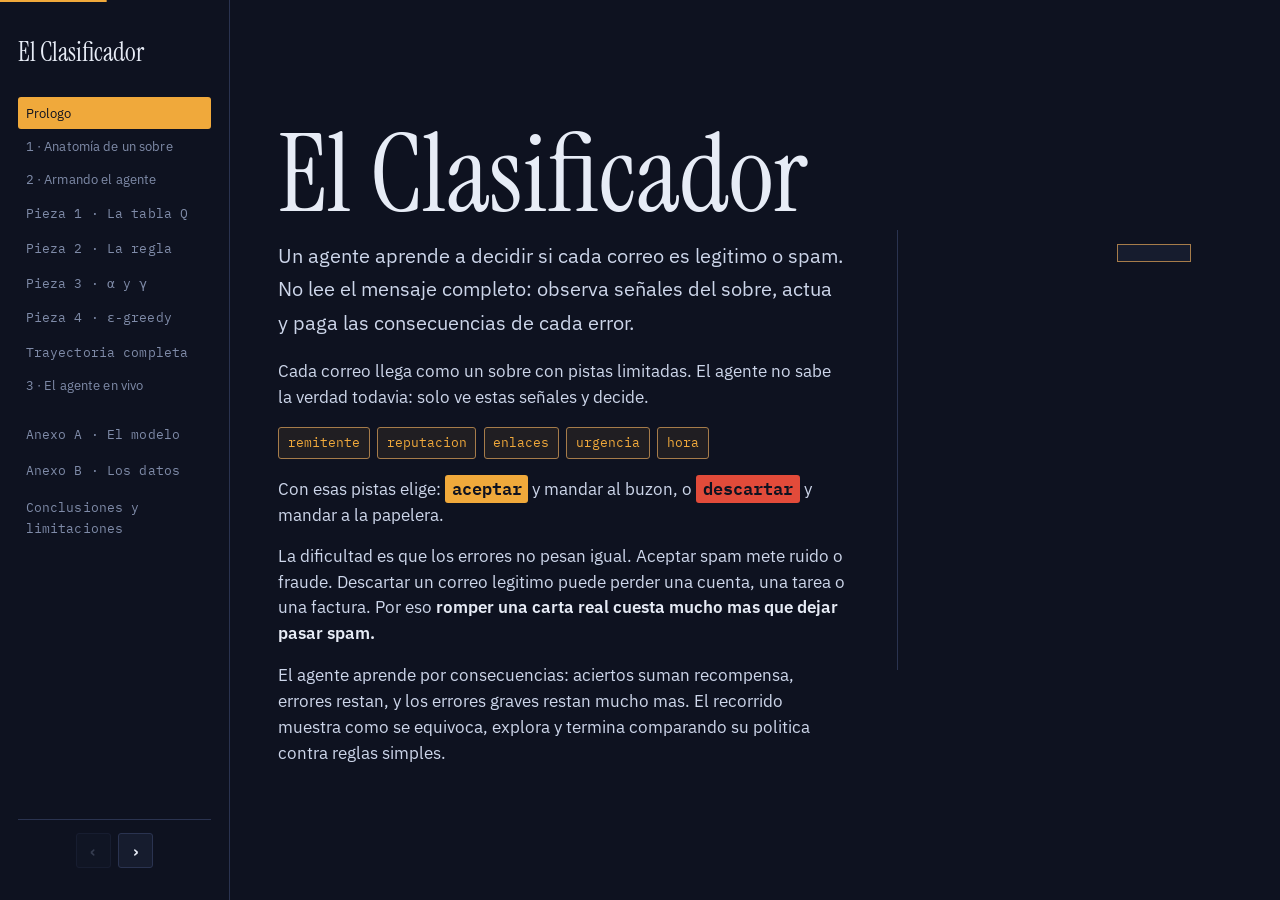
<file: index.html>
<!DOCTYPE html>
<html lang="es">
<head>
  <meta charset="UTF-8" />
  <meta name="viewport" content="width=device-width, initial-scale=1.0" />
  <title>El Clasificador: Aprendizaje por Refuerzo para el correo anomalo</title>
  <meta name="description" content="Novela grafica interactiva sobre Aprendizaje por Refuerzo aplicado a la deteccion de correo anomalo. Q-learning, en el navegador." />
  <link rel="preconnect" href="https://fonts.googleapis.com" />
  <link rel="preconnect" href="https://fonts.gstatic.com" crossorigin />
  <link href="https://fonts.googleapis.com/css2?family=IBM+Plex+Mono:ital,wght@0,400;0,500;1,400&family=IBM+Plex+Sans:ital,wght@0,400;0,500;0,600;1,400&family=Instrument+Serif:ital@0;1&display=swap" rel="stylesheet" />
  <link rel="stylesheet" href="css/tokens.css" />
  <link rel="stylesheet" href="css/style.css" />
  <link rel="stylesheet" href="css/sobre-visualizador.css" />
</head>
<body>

<div class="progreso" aria-hidden="true"></div>

<!-- Navegacion lateral -->
<nav class="nav" aria-label="Capitulos">
  <span class="nav__marca">El&nbsp;Clasificador</span>
  <div class="nav__links">
    <a href="#prologo">Prologo</a>
    <a href="#cap1">1 · Anatomía de un sobre</a>
    <a href="#cap-agente">2 · Armando el agente</a>
    <a href="#pieza-1" class="nav__sub">Pieza 1 · La tabla Q</a>
    <a href="#pieza-2" class="nav__sub">Pieza 2 · La regla</a>
    <a href="#pieza-3" class="nav__sub">Pieza 3 · α y γ</a>
    <a href="#pieza-4" class="nav__sub">Pieza 4 · ε-greedy</a>
    <a href="#trayectoria" class="nav__sub">Trayectoria completa</a>
    <a href="#cap3">3 · El agente en vivo</a>
    <a href="#anexoA" class="nav__anexo nav__anexo--primero">Anexo A · El modelo</a>
    <a href="#anexoB" class="nav__anexo">Anexo B · Los datos</a>
    <a href="#conclusion" class="nav__anexo">Conclusiones y limitaciones</a>
  </div>
  <div class="nav__controles">
    <button type="button" class="nav__flecha" data-nav-dir="prev" aria-label="Capítulo anterior">‹</button>
    <button type="button" class="nav__flecha" data-nav-dir="next" aria-label="Capítulo siguiente">›</button>
  </div>
</nav>

<main>

<!-- ===================== PROLOGO ===================== -->
<section id="prologo" class="cap cap--portada">
  <div class="portada__grid">
    <div class="portada__texto">
      <h1 class="portada__titulo">El&nbsp;Clasificador</h1>
      <p class="portada__sub">Un agente aprende a decidir si cada correo es legitimo o spam. No lee el mensaje completo: observa señales del sobre, actua y paga las consecuencias de cada error.</p>
      <div class="reveal prologo__cuerpo">
        <p>Cada correo llega como un sobre con pistas limitadas. El agente no sabe la verdad todavia: solo ve estas señales y decide.</p>
        <ul class="senales-carta" aria-label="Señales visibles del correo">
          <li>remitente</li>
          <li>reputacion</li>
          <li>enlaces</li>
          <li>urgencia</li>
          <li>hora</li>
        </ul>
        <p class="acciones-carta">Con esas pistas elige: <strong class="accion accion--aceptar">aceptar</strong> y mandar al buzon, o <strong class="accion accion--descartar">descartar</strong> y mandar a la papelera.</p>
        <p>La dificultad es que los errores no pesan igual. Aceptar spam mete ruido o fraude. Descartar un correo legitimo puede perder una cuenta, una tarea o una factura. Por eso <strong class="rojo">romper una carta real cuesta mucho mas que dejar pasar spam.</strong></p>
        <p>El agente aprende por consecuencias: aciertos suman recompensa, errores restan, y los errores graves restan mucho mas. El recorrido muestra como se equivoca, explora y termina comparando su politica contra reglas simples.</p>
      </div>
    </div>
    <div class="correo-animacion" aria-hidden="true">
      <span class="correo correo--uno" data-arq="cotidiano" data-size="86"></span>
      <span class="correo correo--dos" data-arq="nuevo" data-size="72"></span>
      <span class="correo correo--tres" data-arq="spam" data-size="96"></span>
      <span class="correo correo--cuatro" data-arq="suplantacion" data-size="78"></span>
      <span class="correo correo--cinco" data-arq="malareput" data-size="68"></span>
    </div>
  </div>
</section>

<!-- ===================== CAP 1 ===================== -->
<section id="cap1" class="cap sobre-visualizador">
  <p class="kicker">Capítulo 1</p>
  <h2>Anatomía de un sobre</h2>
  <p class="lede">Antes de hablar de agentes, hay que aprender a leer un sobre. Todo lo que el clasificador sabrá de un correo está a la vista, en cinco señales. El sobre <em>es</em> el estado.</p>

  <div class="cap1-layout reveal">
    <aside class="cap1-leyenda">
      <h3 class="cap1-titulo">Caracteristicas de las cartas</h3>
      <dl>
         <dt><span class="glifo glifo--sello"></span> Remitente</dt>
         <dd>
          <span class="leyenda-opcion"><span class="sello-demo sello-demo--relleno"></span> Relleno: ya escribió antes (<span class="mono">conocido</span>).</span>
          <span class="leyenda-opcion"><span class="sello-demo sello-demo--hueco"></span> Hueco: es la primera vez (<span class="mono">desconocido</span>).</span>
         </dd>
         <dt><span class="glifo glifo--reputacion"></span> Reputación</dt>
         <dd>
          <span class="leyenda-opcion"><span class="reput-circ reput-circ--ambar" title="buena"></span> Ámbar: buena reputación (<span class="mono">buena</span>).</span>
          <span class="leyenda-opcion"><span class="reput-circ reput-circ--gris" title="neutra"></span> Gris: reputación neutra (<span class="mono">neutra</span>).</span>
          <span class="leyenda-opcion"><span class="reput-circ reput-circ--negro" title="mala"></span> Negro: mala reputación (<span class="mono">mala</span>).</span>
         </dd>
         <dt><span class="glifo glifo--anzuelo"></span> Enlaces</dt>
         <dd>Los anzuelos en la esquina inferior derecha muestran <span class="mono">cero</span>, <span class="mono">uno</span> o <span class="mono">varios</span> enlaces.</dd>
         <dt><span class="glifo glifo--cinta"></span> Urgencia</dt>
         <dd>Una cinta roja diagonal aparece cuando el mensaje viene con urgencia <span class="mono">alta</span>. Sin cinta es urgencia <span class="mono">baja</span>.</dd>
         <dt><span class="glifo glifo--sol"></span> Hora</dt>
         <dd>Un sol marca horario <span class="mono">laboral</span>. Una luna marca <span class="mono">madrugada</span>.</dd>
       </dl>
    </aside>
    <h3 class="cap1-titulo">Ejemplos de Sobres</h3>
    <div id="cap1-controles" class="segmentado">
      <button data-arq="cotidiano" class="activo">Legítimo cotidiano</button>
      <button data-arq="nuevo">Legítimo nuevo</button>
      <button data-arq="spam">Spam burdo</button>
      <button data-arq="suplantacion">Suplantación</button>
    </div>
    <div class="cap1-visor">
      <div class="cap1-visor__grid">
        <div class="cap1-visor__principal">
          <div id="cap1-sobre" class="cap1-sobre"></div>
          <p id="cap1-desc" class="cap1-desc"></p>
        </div>
        <div class="cap1-visor__lateral">
          <div id="cap1-parametros" class="cap1-parametros" aria-live="polite"></div>
        </div>
      </div>
    </div>
  </div>

  <div class="reveal callout callout--trampa">
    <h3>Las dos trampas que rompen las reglas fáciles</h3>
    <p>Mira el <strong>legítimo nuevo</strong> y la <strong>suplantación</strong> arriba. Son las que hacen difícil el problema:</p>
    <ul>
      <li><strong>El legítimo nuevo</strong> castiga la regla obvia <span class="mono">descartar si el remitente es desconocido</span>. Esa regla rompe cartas reales de clientes nuevos.</li>
      <li><strong>La suplantación</strong> castiga la regla opuesta <span class="mono">confiar en el remitente conocido</span>. Es el phishing: llega desde una dirección que ya conoces, y lo único que lo delata son los enlaces.</li>
    </ul>
    <p>Ninguna señal, sola, alcanza. Hay que combinarlas y pesar que un error es mucho peor que el otro. Ese peso es lo que vera a continuacion.</p>
  </div>
</section>

<!-- ===================== CAP 2: Armando el agente (índice) ===================== -->
<section id="cap-agente" class="cap">
  <p class="kicker">Capítulo 2</p>
  <h2>Armando el agente</h2>
  <p class="lede">Ya tenemos los sobres, las señales y el criterio de premio y castigo. Falta el agente. No es una caja mágica: es un puñado de piezas simples, y cada concepto teórico del Aprendizaje por Refuerzo es, aquí, una de esas piezas con un trabajo concreto sobre las cartas. Elegí una pieza para empezar a armarlo.</p>

  <div class="armado">
    <article class="pieza-card">
      <span class="pieza-card__simbolo mono" aria-hidden="true">Q</span>
      <p class="pieza-card__eyebrow">Pieza 1</p>
      <h3 class="pieza-card__titulo"><a href="#pieza-1" class="pieza-card__link">La memoria: la tabla Q</a></h3>
      <p class="pieza-card__desc">La tabla Q es la memoria del agente: 72 filas, 2 columnas, guarda el valor estimado de cada acción en cada estado posible.</p>
      <span class="pieza-card__ir" aria-hidden="true">Ver pieza →</span>
    </article>

    <article class="pieza-card">
      <span class="pieza-card__simbolo mono" aria-hidden="true">Q(s,a)</span>
      <p class="pieza-card__eyebrow">Pieza 2</p>
      <h3 class="pieza-card__titulo"><a href="#pieza-2" class="pieza-card__link">Cómo aprende: la regla de actualización</a></h3>
      <p class="pieza-card__desc">La ecuación de Q-learning aplicada paso a paso: cómo se corrige Q(s,a) tras cada decisión usando la recompensa recibida.</p>
      <span class="pieza-card__ir" aria-hidden="true">Ver pieza →</span>
    </article>

    <article class="pieza-card">
      <span class="pieza-card__simbolo mono" aria-hidden="true">α·γ</span>
      <p class="pieza-card__eyebrow">Pieza 3</p>
      <h3 class="pieza-card__titulo"><a href="#pieza-3" class="pieza-card__link">Las dos perillas: α y γ</a></h3>
      <p class="pieza-card__desc">La tasa de aprendizaje α y el factor de descuento γ: los hiperparámetros que gobiernan cómo aprende el agente.</p>
      <span class="pieza-card__ir" aria-hidden="true">Ver pieza →</span>
    </article>

    <article class="pieza-card">
      <span class="pieza-card__simbolo mono" aria-hidden="true">ε</span>
      <p class="pieza-card__eyebrow">Pieza 4</p>
      <h3 class="pieza-card__titulo"><a href="#pieza-4" class="pieza-card__link">Cómo decide: la política ε-greedy</a></h3>
      <p class="pieza-card__desc">La regla que equilibra exploración y explotación: cuándo usar lo aprendido y cuándo probar algo nuevo al azar.</p>
      <span class="pieza-card__ir" aria-hidden="true">Ver pieza →</span>
    </article>

    <article class="pieza-card pieza-card--cierre">
      <p class="pieza-card__eyebrow">Cierre</p>
      <h3 class="pieza-card__titulo"><a href="#trayectoria" class="pieza-card__link">La trayectoria completa</a></h3>
      <p class="pieza-card__desc">El recorrido de ε desde 1,0 hasta 0: del tanteo inicial a la confianza final, y el dilema que resuelve esta política.</p>
      <span class="pieza-card__ir" aria-hidden="true">Ver el cierre →</span>
    </article>
  </div>
</section>

<!-- ===================== PIEZA 1 ===================== -->
<section id="pieza-1" class="cap">
  <p class="kicker">Pieza 1</p>
  <h2 style="font-family:var(--display);font-weight:400;font-size:clamp(1.4rem,2.8vw,2rem);">La memoria: la tabla <span class="mono">Q</span></h2>
  <div class="medida">
    <p><strong>La tabla Q es la memoria de nuestro agente:</strong> una cuadricula con una fila por cada estado posible y una columna por cada accion. En cada casilla guarda un numero, <span class="mono">Q(s, a)</span>, que estima cuanto vale, a la larga, tomar esa accion en ese estado.</p>
    <p><strong>La tabla tiene tres columnas:</strong></p>
    <dl class="tabla-q-leyenda">
      <div><dt><span class="mono">estado s</span></dt><dd>Cada situacion distinta que el agente puede encontrar.</dd></div>
      <div><dt><span class="mono">Q(s, aceptar)</span></dt><dd>El valor que el agente estima para la accion <em>aceptar</em> en ese estado.</dd></div>
      <div><dt><span class="mono">Q(s, descartar)</span></dt><dd>El valor que estima para la accion <em>descartar</em> en ese estado.</dd></div>
    </dl>
    <p><strong>Cada fila de la tabla representa una de las posibles cartas del problema.</strong> En total existen 72 cartas, una por cada tipo de sobre, por lo que los estados se indexan desde <span class="mono"><span class="var-s">s</span> = 0</span> hasta <span class="mono"><span class="var-s">s</span> = 71</span>. Cuando llega un sobre, el agente analiza sus atributos y determina a que estado <span class="mono var-s">s</span> corresponde dentro de la tabla. Si dos sobres poseen exactamente las mismas caracteristicas, ambos se asocian al mismo estado.</p>
    <p>Al inicio del entrenamiento, la tabla ya contiene los 72 estados definidos. Sin embargo, <strong>los valores de las acciones <span class="mono">Q(s, aceptar)</span> y <span class="mono">Q(s, descartar)</span> se inicializan en <span class="mono">0</span>, ya que el agente aun no ha aprendido cual decision es la mas conveniente para cada caso.</strong> Para ilustrar este funcionamiento, consideremos el siguiente ejemplo de una carta.</p>
    <div class="agente-piezas">
      <div class="agente-piezas__col">
        <h4 class="pieza-sub">Carta de ejemplo</h4>
        <div id="agente-sobre" class="cap1-sobre"></div>
        <div id="agente-parametros" class="cap1-parametros" aria-label="Valores de la carta de ejemplo"></div>
      </div>
      <div class="agente-piezas__col">
        <h4 class="pieza-sub">Tabla Q</h4>
        <table class="matriz matriz--q">
          <thead>
            <tr><th>estado <span class="mono">s</span></th><th><span class="mono">Q(s, aceptar)</span></th><th><span class="mono">Q(s, descartar)</span></th></tr>
          </thead>
          <tbody>
            <tr><th style="color:var(--papel);">s = 0</th><td>0.00</td><td>0.00</td></tr>
            <tr><th>s = 1</th><td>0.00</td><td>0.00</td></tr>
            <tr class="fila-elipsis"><th>⋮</th><td>⋮</td><td>⋮</td></tr>
            <tr class="fila-foco"><th>s = 41</th><td>0.00</td><td>0.00</td></tr>
            <tr class="fila-elipsis"><th>⋮</th><td>⋮</td><td>⋮</td></tr>
            <tr><th style="color:var(--papel);">s = 71</th><td>0.00</td><td>0.00</td></tr>
          </tbody>
        </table>
        <dl class="tabla-q-leyenda">
          <div><dt><span class="mono">estado s</span></dt><dd>El sobre codificado: cada una de las 72 combinaciones de señales. La fila resaltada es nuestra carta.</dd></div>
          <div><dt><span class="mono">Q(s, aceptar)</span></dt><dd>Lo que el agente estima que vale <em>aceptar</em> ese sobre.</dd></div>
          <div><dt><span class="mono">Q(s, descartar)</span></dt><dd>Lo que estima que vale <em>descartarlo</em>.</dd></div>
        </dl>
      </div>
    </div>
  </div>
  <nav style="margin-top:2rem;display:flex;justify-content:space-between;font-family:var(--datos);font-size:.85rem;">
    <a href="#cap-agente" style="border:0;color:var(--lacre);">← Volver al indice</a>
    <a href="#pieza-2" style="border:0;color:var(--lacre);">Pieza 2 →</a>
  </nav>
</section>

<!-- ===================== PIEZA 2 ===================== -->
<section id="pieza-2" class="cap">
  <p class="kicker">Pieza 2</p>
  <h2 style="font-family:var(--display);font-weight:400;font-size:clamp(1.4rem,2.8vw,2rem);">Como aprende: la regla de actualizacion</h2>
  <div class="medida">
    <p>Despues de cada eleccion, el agente recibe feedback. Con el, una funcion redefine el valor <span class="mono">Q(s, a)</span> para la proxima vez que aparezca ese caso. La funcion para redefinir este valor es la regla de Q-learning <a href="#ref1" class="cita">[1]</a><a href="#ref2" class="cita">[2]</a>:</p>
    <p class="ecuacion mono">Q(s,a) ← Q(s,a) + α · [ r + γ · max<sub>a′</sub> Q(s′,a′) − Q(s,a) ]</p>
    <p><strong>Elementos:</strong></p>
    <dl class="tabla-q-leyenda">
      <div><dt><span class="mono">Q(s, a)</span></dt><dd>El valor actual de la casilla: lo que hoy estima el agente para esa accion en ese estado.</dd></div>
      <div><dt><span class="mono var-r">r</span></dt><dd>La recompensa que acaba de recibir tras actuar.</dd></div>
      <div><dt><span class="mono">α</span></dt><dd>La tasa de aprendizaje: cuanto corrige de golpe en cada paso.</dd></div>
      <div><dt><span class="mono">γ</span></dt><dd>El factor de descuento: cuanto pesa lo que pueda venir despues.</dd></div>
      <div><dt><span class="mono">max<sub>a′</sub> Q(s′, a′)</span></dt><dd>El mejor valor alcanzable desde el estado siguiente <span class="mono">s′</span>.</dd></div>
    </dl>
    <p>El termino entre corchetes es el <strong>error de prediccion</strong>: la diferencia entre lo que el agente esperaba (<span class="mono">Q(s,a)</span>) y lo que observa al actuar (<span class="mono var-r">r</span> mas la mejor recompensa futura estimada). Si es positivo, la accion salio mejor de lo previsto y su valor sube. Si es negativo, baja. A diferencia del aprendizaje supervisado, no hay un profesor que indique la decision correcta: solo este error, que ajusta la tabla <span class="mono">Q</span> paso a paso.</p>

    <p>Veamoslo en accion con la carta de la Pieza 1. La recompensa <span class="mono var-r">r</span> sale de la <strong>matriz de confusion</strong>, que cruza la accion del agente con la clasificacion real del sobre:</p>

    <div class="agente-piezas">
      <div class="agente-piezas__col">
        <h4 class="pieza-sub">Carta de ejemplo</h4>
        <div id="agente-sobre-p2" class="cap1-sobre"></div>
      </div>
      <div class="agente-piezas__col">
        <h4 class="pieza-sub">El agente <strong style="font-size:1.15rem;color:var(--lacre);font-weight:700;">ACEPTO</strong> la carta. ¿Que recompensa recibe?</h4>
        <table class="matriz">
          <thead><tr><th></th><th>El sobre era <strong>legitimo</strong></th><th>El sobre era <strong>spam</strong></th></tr></thead>
          <tbody>
            <tr><th>aceptar</th><td class="bien" style="background:rgba(79,179,154,.2);font-weight:700;">+5 <span class="cel-nota">acierto ←</span></td><td class="regular">−2 <span class="cel-nota">molestia</span></td></tr>
            <tr><th>descartar</th><td class="mal">−20 <span class="cel-nota">carta rota</span></td><td class="bien">+3 <span class="cel-nota">acierto</span></td></tr>
          </tbody>
        </table>
        <p style="font-size:.88rem;color:var(--penumbra);">El agente <strong>acepto</strong> y la carta era <strong>legitima</strong>. La celda resaltada es el acierto: <span class="mono" style="color:var(--sano);">r = +5</span>.</p>
      </div>
    </div>

    <div class="calculo__bloque" style="margin-top:2rem;">
      <h4 class="pieza-sub">Reemplazando en la funcion de actualizacion</h4>
      <p>La carta <span class="mono">s = 41</span> fue aceptada y era legitima. Estos son los valores para la ecuacion:</p>
      <table class="matriz" style="max-width:100%;margin:.4rem 0;">
        <thead><tr><th style="font-size:1rem;">Variable</th><th style="font-size:1rem;">Valor</th><th style="font-size:1rem;text-align:left;">Significado</th></tr></thead>
        <tbody>
          <tr><th class="mono" style="padding:.3rem .5rem;font-size:1rem;">Q(s, a)</th><td class="mono" style="padding:.3rem .5rem;font-size:1rem;">0.00</td><td style="padding:.3rem .5rem;font-size:1rem;text-align:left;">Valor anterior de <span class="mono">Q(41, aceptar)</span></td></tr>
          <tr><th class="mono" style="padding:.3rem .5rem;font-size:1rem;">α</th><td class="mono" style="padding:.3rem .5rem;font-size:1rem;">0.1</td><td style="padding:.3rem .5rem;font-size:1rem;text-align:left;">Tasa de aprendizaje</td></tr>
          <tr><th class="mono" style="padding:.3rem .5rem;font-size:1rem;">r</th><td class="mono" style="padding:.3rem .5rem;font-size:1rem;color:var(--sano);">+5</td><td style="padding:.3rem .5rem;font-size:1rem;text-align:left;">Recompensa por acertar (legitimo + aceptar)</td></tr>
          <tr><th class="mono" style="padding:.3rem .5rem;font-size:1rem;">γ</th><td class="mono" style="padding:.3rem .5rem;font-size:1rem;">0.9</td><td style="padding:.3rem .5rem;font-size:1rem;text-align:left;">Factor de descuento</td></tr>
          <tr><th class="mono" style="padding:.3rem .5rem;font-size:1rem;">max Q(s′, a′)</th><td class="mono" style="padding:.3rem .5rem;font-size:1rem;">0.00</td><td style="padding:.3rem .5rem;font-size:1rem;text-align:left;">Mejor valor del estado siguiente</td></tr>
        </tbody>
      </table>

      <h4 class="pieza-sub" style="color:var(--lacre);margin-top:1.6rem;">Remplazo en la formula</h4>
      <p class="mono" style="font-size:.95rem;margin:.2rem 0;">Q(41, aceptar) = 0.00 + 0.1 · [ 5 + 0.9 · 0.00 − 0.00 ]</p>
      <p class="mono" style="font-size:.95rem;margin:.2rem 0;">Q(41, aceptar) = 0.1 · 5</p>
      <p class="mono" style="font-size:.95rem;margin:.2rem 0;">Q(41, aceptar) = <strong style="color:var(--sano);">0.50</strong></p>

      <h4 class="pieza-sub" style="color:var(--lacre);margin-top:1.4rem;">Interpretacion de resultados</h4>
      <p style="font-size:.9rem;color:var(--penumbra);"><span class="mono">Q(41, aceptar) = 0.50</span> significa que, tras esta experiencia, el agente valora <em>aceptar</em> ese sobre en <span class="mono">0.50</span>. Es una preferencia temprana: aún no ha visto suficientes casos como para estar seguro, pero ya aprendió que aceptar esta combinación de señales no le fue mal. Con más repeticiones, ese número se asentará en un valor firme que reflejará si realmente conviene o no aceptar.</p>
    </div>

    <div class="calculo__bloque" style="margin-top:0;">
      <h4 class="pieza-sub" style="color:var(--lacre);text-shadow:0 0 8px rgba(240,169,59,.5);">La tabla Q, un paso despues</h4>
      <p>La celda <span class="mono">Q(41, aceptar)</span> ya no es cero:</p>
      <div style="max-width:30rem;">
        <table class="matriz matriz--q">
          <thead>
            <tr><th>estado <span class="mono">s</span></th><th><span class="mono">Q(s, aceptar)</span></th><th><span class="mono">Q(s, descartar)</span></th></tr>
          </thead>
          <tbody>
            <tr><th style="color:var(--papel);">s = 0</th><td>0.00</td><td>0.00</td></tr>
            <tr><th>s = 1</th><td>0.00</td><td>0.00</td></tr>
            <tr class="fila-elipsis"><th>⋮</th><td>⋮</td><td>⋮</td></tr>
            <tr class="fila-foco"><th>s = 41</th><td style="color:var(--sano);font-weight:700;">0.50</td><td>0.00</td></tr>
            <tr class="fila-elipsis"><th>⋮</th><td>⋮</td><td>⋮</td></tr>
            <tr><th style="color:var(--papel);">s = 71</th><td>0.00</td><td>0.00</td></tr>
          </tbody>
        </table>
      </div>
    </div>
  </div>
  <nav style="margin-top:2rem;display:flex;justify-content:space-between;font-family:var(--datos);font-size:.85rem;">
    <a href="#pieza-1" style="border:0;color:var(--lacre);">← Pieza 1</a>
    <a href="#cap-agente" style="border:0;color:var(--lacre);">← Índice</a>
    <a href="#pieza-3" style="border:0;color:var(--lacre);">Pieza 3 →</a>
  </nav>
</section>

<!-- ===================== PIEZA 3 ===================== -->
<section id="pieza-3" class="cap">
  <p class="kicker">Pieza 3</p>
  <h2 style="font-family:var(--display);font-weight:400;font-size:clamp(1.4rem,2.8vw,2rem);">Las dos perillas: <span class="mono">α</span> y <span class="mono">γ</span></h2>
  <div class="medida">
    <p>La regla trae dos números que fijamos nosotros y gobiernan <em>cómo</em> aprende.</p>
    <div class="conceptos">
      <div class="concepto"><span class="concepto__k">Tasa de aprendizaje <span class="mono">α = 0.1</span></span><p>Cuánto corrige de golpe tras cada carta. Baja (<span class="mono">0.1</span>) significa que confía poco en una sola experiencia y promedia muchas: así un spam raro que <em>parecía</em> legítimo no borra de un plumazo todo lo aprendido.</p></div>
      <div class="concepto"><span class="concepto__k">Factor de descuento <span class="mono">γ = 0.9</span></span><p>Cuánto le importa lo que venga después, no solo el premio inmediato. En la sala de correo cada sobre se juzga casi por sí mismo, pero <span class="mono">γ</span> mantiene al agente atento a que sus decisiones de hoy moldean el flujo de mañana.</p></div>
    </div>

    <h4 class="pieza-sub" style="margin-top:2.6rem;">La misma carta, tres α distintos</h4>
    <p class="lista-perillas__intro">Retomemos la carta <span class="mono">s = 41</span> de la Pieza 2:</p>
    <ul class="lista-perillas">
      <li>El agente <strong>aceptó</strong> la carta y esta era <strong>legítima</strong>, así que <span class="mono">r = +5</span>.</li>
      <li>Al ser la primera visita a este estado, <span class="mono">Q(s,a) = 0,00</span>.</li>
    </ul>
    <p class="lista-perillas__cierre">En este ejemplo solo cambia <span class="mono">α</span>. La actualización es siempre la misma: <strong><span class="mono">Q = 0 + α · 5</span></strong>. Lo único que varía es la magnitud del ajuste que recibe la tabla:</p>

    <div class="scn-eje">
      <span>Corrige poco</span>
      <span class="eje-raya"></span>
      <span>Corrige mucho</span>
    </div>
    <div class="scn-wrap">
      <div class="scn scn--greedy">
        <div class="scn-head"><span class="scn-eps">α = 0,02</span></div>
        <p class="scn-body">Casi no corrige. Cada carta pesa casi nada en la tabla: hacen falta decenas de repeticiones para que un patrón se note. Estable, pero aprende muy despacio.</p>
        <div class="scn-cuando"><span class="cuando-k">Tras este acierto:</span> <span class="cuando-v mono">Q(41,aceptar) = 0,10</span></div>
      </div>
      <div class="scn scn--mixed">
        <div class="scn-head"><span class="scn-eps">α = 0,1</span></div>
        <p class="scn-body">El equilibrio elegido para este agente. Corrige lo suficiente para aprender rápido, sin que una carta atípica voltee de un plumazo lo acumulado.</p>
        <div class="scn-cuando"><span class="cuando-k">Tras este acierto:</span> <span class="cuando-v mono">Q(41,aceptar) = 0,50</span></div>
      </div>
      <div class="scn scn--explore">
        <div class="scn-head"><span class="scn-eps">α = 0,9</span></div>
        <p class="scn-body">Corrige casi todo de una vez. Una sola carta atípica puede borrar en un paso lo que costó cien cartas aprender.</p>
        <div class="scn-cuando"><span class="cuando-k">Tras este acierto:</span> <span class="cuando-v mono">Q(41,aceptar) = 4,50</span></div>
      </div>
    </div>

    <h4 class="pieza-sub" style="margin-top:2.6rem;">Cuánto pesa hoy una recompensa futura</h4>
    <p class="lista-perillas__intro">El factor <span class="mono var-g">γ</span> responde a una pregunta distinta a la de <span class="mono">α</span>: no cuánto corregir, sino cuánto vale <em>hoy</em> una recompensa que llegará más adelante.</p>
    <ul class="lista-perillas">
      <li>En la Pieza 2, <span class="mono var-g">γ</span> no cambió nada: al ser la primera visita, todavía no había ningún valor futuro aprendido (<span class="mono">max Q(s′,·) = 0</span>), así que no había nada que descontar.</li>
      <li>Su efecto real aparece cuando el agente sí conoce el valor de estados futuros y debe decidir cuánto confiar hoy en ellos.</li>
      <li>La regla es simple: una recompensa que llegará dentro de <span class="mono">n</span> sobres vale hoy solo <span class="mono"><span class="var-g">γ</span>ⁿ</span>. Cuanto más lejos está, menos pesa.</li>
    </ul>
    <p class="ecuacion mono">Q(s,a) ← Q(s,a) + α · [ r + <strong class="var-g">γ</strong> · max<sub>a′</sub> Q(s′,a′) − Q(s,a) ]</p>
    <p class="lista-perillas__cierre">Dentro de la fórmula, <span class="mono var-g">γ</span> multiplica siempre al mejor valor futuro estimado. En esta carta ese producto es <span class="mono"><span class="var-g">γ</span> · 0 = 0</span>: por eso no se nota. Si el estado siguiente ya valiera <span class="mono">max Q(s′,a′) = 5</span>, con <span class="mono"><span class="var-g">γ</span> = 0,9</span> el agente sumaría <span class="mono">4,5</span> a la recompensa inmediata. Con <span class="mono"><span class="var-g">γ</span> = 0,1</span>, solo <span class="mono">0,5</span>. Así se ve esa diferencia mirando <span class="mono">n</span> sobres hacia adelante:</p>

    <div class="decae">
      <div class="decae__barra"><span class="decae__v">0,90</span><span class="decae__vara" style="--h:90%"></span><span class="decae__n">n=1</span></div>
      <div class="decae__barra"><span class="decae__v">0,81</span><span class="decae__vara" style="--h:81%"></span><span class="decae__n">n=2</span></div>
      <div class="decae__barra"><span class="decae__v">0,73</span><span class="decae__vara" style="--h:73%"></span><span class="decae__n">n=3</span></div>
      <div class="decae__barra"><span class="decae__v">0,59</span><span class="decae__vara" style="--h:59%"></span><span class="decae__n">n=5</span></div>
      <div class="decae__barra"><span class="decae__v">0,48</span><span class="decae__vara" style="--h:48%"></span><span class="decae__n">n=7</span></div>
      <div class="decae__barra"><span class="decae__v">0,35</span><span class="decae__vara" style="--h:35%"></span><span class="decae__n">n=10</span></div>
    </div>
    <p class="decae__nota">Con <span class="mono"><span class="var-g">γ</span> = 0,9</span>, una recompensa a diez sobres de distancia todavía pesa más de un tercio (<span class="mono">0,35</span>). Si <span class="mono var-g">γ</span> fuera <span class="mono">0,5</span>, esa misma distancia pesaría apenas <span class="mono">0,001</span>: el agente casi no miraría más allá del sobre siguiente.</p>
  </div>
  <nav style="margin-top:2rem;display:flex;justify-content:space-between;font-family:var(--datos);font-size:.85rem;">
    <a href="#pieza-2" style="border:0;color:var(--lacre);">← Pieza 2</a>
    <a href="#cap-agente" style="border:0;color:var(--lacre);">← Índice</a>
    <a href="#pieza-4" style="border:0;color:var(--lacre);">Pieza 4 →</a>
  </nav>
</section>

<!-- ===================== PIEZA 4 ===================== -->
<section id="pieza-4" class="cap">
  <p class="kicker">Pieza 4</p>
  <h2 style="font-family:var(--display);font-weight:400;font-size:clamp(1.4rem,2.8vw,2rem);">Como decide: la politica <span class="mono">ε</span>-greedy</h2>
  <div class="medida">
    <p>Disponer de la tabla <span class="mono">Q</span> no es suficiente. El agente también necesita un criterio para decidir cómo utilizar la información aprendida. Para ello se emplea la política <span class="mono">ε</span>-greedy <a href="#ref1" class="cita">[1]</a>, cuya función es determinar, en cada decisión, si el agente debe <strong>explotar</strong> el conocimiento adquirido o <strong>explorar</strong> alternativas que podrían resultar más beneficiosas.</p>
    <p>El parámetro <span class="mono">ε</span> define la probabilidad de exploración. Por ejemplo, con <span class="mono">ε = 0,3</span>, el agente explora en el 30 % de las decisiones y explota el conocimiento disponible en el 70 % restante. En cada sobre recibido se genera un valor aleatorio. Si este se encuentra dentro del intervalo definido por <span class="mono">ε</span>, el agente ignora temporalmente la tabla <span class="mono">Q</span> y selecciona de forma aleatoria entre las acciones <strong>aceptar</strong> y <strong>descartar</strong>. En caso contrario, consulta la tabla y elige la acción con el mayor valor <span class="mono">Q</span>, es decir, aquella que, según la experiencia acumulada, ofrece el mejor resultado esperado.</p>
    <div class="scn-eje">
      <span>Nunca explora</span>
      <span class="eje-raya"></span>
      <span>Siempre explora</span>
    </div>

    <div class="scn-wrap">
      <div class="scn scn--greedy">
        <div class="scn-head">
          <span class="scn-eps">ε = 0</span>
        </div>
        <p class="scn-body">El agente siempre elige la acción de mayor <span class="mono">Q</span>. Nunca explora. Si la tabla tiene ceros, siempre gana la primera opción, no porque sea mejor. Queda atrapado y nunca descubre caminos superiores.</p>
        <div class="scn-cuando"><span class="cuando-k">¿Cuando se usa?</span> <span class="cuando-v">cuando la política ya es de confianza.</span></div>
      </div>

      <div class="scn scn--mixed">
        <div class="scn-head">
          <span class="scn-eps">ε = 0,3</span>
        </div>
        <p class="scn-body">El <span class="mono">70 %</span> de las veces elige la mejor acción según <span class="mono">Q</span>, el <span class="mono">30 %</span> restante prueba al azar, suficiente para corregirse si <span class="mono">Q</span> está equivocado, sin renunciar a lo aprendido.</p>
        <div class="scn-cuando"><span class="cuando-k">¿Cuando se usa?</span> <span class="cuando-v">durante la mayor parte del entrenamiento.</span></div>
      </div>

      <div class="scn scn--explore">
        <div class="scn-head">
          <span class="scn-eps">ε = 1</span>
        </div>
        <p class="scn-body">Ignora la tabla <span class="mono">Q</span> y elige al azar: cada sobre tiene <span class="mono">50 %</span> de ir al buzón y <span class="mono">50 %</span> a la papelera. Es el punto de partida obligado, ya que con una tabla de ceros no hay nada que explotar.</p>
        <div class="scn-cuando"><span class="cuando-k">¿Cuando se usa?</span> <span class="cuando-v">al inicio del entrenamiento.</span></div>
      </div>
    </div>
  </div>
  <nav style="margin-top:2rem;display:flex;justify-content:space-between;font-family:var(--datos);font-size:.85rem;">
    <a href="#pieza-3" style="border:0;color:var(--lacre);">← Pieza 3</a>
    <a href="#cap-agente" style="border:0;color:var(--lacre);">← Índice</a>
    <a href="#trayectoria" style="border:0;color:var(--lacre);">Trayectoria →</a>
  </nav>
</section>

<!-- ===================== TRAYECTORIA COMPLETA ===================== -->
<section id="trayectoria" class="cap">
  <p class="kicker">Cierre</p>
  <h2 style="font-family:var(--display);font-weight:400;font-size:clamp(1.4rem,2.8vw,2rem);">La trayectoria completa</h2>
  <div class="medida">
    <p style="margin:0 0 1.4rem;color:var(--penumbra);font-size:.95rem;">Las piezas anteriores describen por separado cada parte del mismo mecanismo: qué es un estado y cómo se organiza en la tabla (Pieza 1), cómo una recompensa corrige esa tabla (Pieza 2), cuánto pesan el presente y el futuro en esa corrección (Pieza 3), y cuándo conviene confiar en lo aprendido o probar algo distinto (Pieza 4). Ninguna de esas piezas actúa por su cuenta: juntas son, sobre y sobre, el mecanismo completo con el que el agente aprende.</p>
    <p style="margin:0 0 1.4rem;color:var(--penumbra);font-size:.95rem;">A lo largo de miles de episodios, ese mecanismo es lo que entrena al agente: la tabla <span class="mono">Q</span> pasa de estar en ceros a reflejar qué acción conviene en cada estado, mientras <span class="mono">ε</span> acompaña esa transición dejando que el agente pase, poco a poco, de decidir al azar a decidir por experiencia.</p>
    <div class="calculo__coda" style="margin-top:0;">
      <div style="display:flex;align-items:center;gap:14px;font-family:var(--datos);font-size:.85rem;flex-wrap:wrap;margin-bottom:1.4rem;">
        <span style="padding:8px 18px;border-radius:var(--radio);border:1px solid var(--lacre-tenue);color:var(--lacre);">ε ≈ 1,0 → tantear</span>
        <span style="color:var(--penumbra);font-size:1.1rem;">→</span>
        <span style="padding:8px 18px;border-radius:var(--radio);border:1px solid var(--marco);color:var(--penumbra);">ε decrece</span>
        <span style="color:var(--penumbra);font-size:1.1rem;">→</span>
        <span style="padding:8px 18px;border-radius:var(--radio);border:1px solid var(--sano);color:var(--sano);">ε ≈ 0 → confiar</span>
      </div>
      <p style="margin:0;color:var(--penumbra);font-size:.95rem;">Al principio <strong style="font-style:italic;color:var(--papel);font-size:1.05em;">ε = 1,0</strong>: el agente solo tantea, porque una tabla de ceros no tiene nada que explotar. Con el entrenamiento, <strong style="font-style:italic;color:var(--papel);font-size:1.05em;">ε</strong> baja hasta casi cero y el agente pasa de tantear a confiar. Sin exploración no se descubre nada nuevo; sin explotación lo aprendido nunca se aprovecha. Ese es el dilema que resuelve esta política.</p>
    </div>
  </div>
  <nav style="margin-top:2rem;display:flex;justify-content:space-between;font-family:var(--datos);font-size:.85rem;">
    <a href="#pieza-4" style="border:0;color:var(--lacre);">← Pieza 4</a>
    <a href="#cap-agente" style="border:0;color:var(--lacre);">← Índice</a>
    <a href="#cap3" style="border:0;color:var(--lacre);">Capítulo 3 →</a>
  </nav>
</section>

<!-- ===================== CAPITULO 3 ===================== -->
<section id="cap3" class="cap">
  <p class="kicker">Capítulo 3</p>
  <h2>El agente, entrenando en vivo</h2>
  <p class="lede">Todo lo descrito en el Capítulo 2 ocurre ahora frente a tus ojos: cada sobre dispara una decisión, una recompensa y una corrección de la tabla <span class="mono">Q</span>, mientras <span class="mono">ε</span> va cediendo terreno de explorar a explotar.</p>

  <div class="medida">
    <div class="sim">
      <div class="sim__panel sim__panel--sobre">
        <h4 class="pieza-sub">Sobre actual</h4>
        <div id="sim-sobre" class="cap1-sobre"></div>
        <div class="sim__accion">
          <span id="sim-etiqueta" class="etq"></span>
          <span id="sim-modo" class="sim__modo"></span>
          <span id="sim-accion-txt" class="sim__accion-txt"></span>
          <span id="sim-reward" class="sim__reward mono"></span>
        </div>
      </div>

      <div class="sim__panel sim__panel--stats">
        <h4 class="pieza-sub">Estado del entrenamiento</h4>
        <dl class="sim__stats">
          <div><dt>Episodio</dt><dd class="mono" id="sim-episodio">0 / 5000</dd></div>
          <div><dt>Sobre</dt><dd class="mono" id="sim-paso">0 / 50</dd></div>
          <div><dt><span class="mono">ε</span> (epsilon)</dt><dd class="mono" id="sim-epsilon">1.000</dd></div>
          <div><dt>Recompensa (episodio)</dt><dd class="mono" id="sim-reward-ep">0</dd></div>
          <div><dt>Media móvil (20 ep.)</dt><dd class="mono" id="sim-reward-media">N/D</dd></div>
        </dl>
        <div class="sim__gauge" aria-hidden="true"><span id="sim-epsilon-barra" class="sim__gauge-fill"></span></div>
        <div class="sim__gauge-etq" aria-hidden="true"><span>Explotar</span><span>Explorar</span></div>
      </div>
    </div>

    <div class="sim__qwrap">
      <h4 class="pieza-sub">La tabla <span class="mono">Q</span> completa (72 estados), actualizándose en vivo</h4>
      <div class="sim__qscroll">
        <table class="matriz matriz--q" id="sim-tabla-q">
          <thead>
            <tr><th>estado <span class="mono">s</span></th><th><span class="mono">Q(s, aceptar)</span></th><th><span class="mono">Q(s, descartar)</span></th></tr>
          </thead>
          <tbody id="sim-tabla-q-body"><!-- las 72 filas se generan en simulacion.js --></tbody>
        </table>
      </div>
      <p class="cel-nota" style="margin-top:.6rem;">Cada fila solo se corrige cuando ese estado aparece. La fila resaltada sigue al sobre que se está procesando en este instante; <span class="mono">s = 41</span> queda marcada de forma permanente porque es nuestro ejemplo de las Piezas 2 y 3.</p>
    </div>

    <div class="sim__chartwrap">
      <h4 class="pieza-sub">Recompensa total por episodio</h4>
      <svg id="sim-grafico" class="sim__grafico" viewBox="0 0 600 160" preserveAspectRatio="none" role="img" aria-label="Recompensa por episodio a lo largo del entrenamiento"></svg>
    </div>

    <div class="sim__controles">
      <button type="button" id="sim-play" class="sim__play">Reproducir</button>
      <div class="segmentado" id="sim-velocidad">
        <button type="button" data-v="1" class="activo">×1</button>
        <button type="button" data-v="10">×10</button>
        <button type="button" data-v="50">×50</button>
        <button type="button" data-v="250">×250</button>
      </div>
      <button type="button" id="sim-final" class="sim__secundario">Saltar al final</button>
      <button type="button" id="sim-reset" class="sim__secundario">Reiniciar</button>
    </div>
    <div class="sim__progreso" aria-hidden="true"><span id="sim-progreso-fill" class="sim__progreso-fill"></span></div>
  </div>

  <nav style="margin-top:2rem;display:flex;justify-content:space-between;font-family:var(--datos);font-size:.85rem;">
    <a href="#cap-agente" style="border:0;color:var(--lacre);">← Capítulo 2</a>
    <a href="#anexoA" style="border:0;color:var(--lacre);">Anexo A →</a>
  </nav>
</section>

<!-- ===================== ANEXO A ===================== -->
<section id="anexoA" class="cap cap--anexo">
  <p class="kicker">Anexo A · documentacion tecnica</p>
  <h2>El modelo</h2>
  <div class="medida anexo-cuerpo">
    <h3>¿Por que esto es deteccion de anomalias?</h3>
    <p>La deteccion de anomalias identifica eventos poco frecuentes que se desvian de un patron esperado, mayormente «normal» <a href="#ref3" class="cita">[3]</a>. El correo anomalo de este trabajo encaja ahi: spam y suplantacion son minoria (30 % y 10 % del trafico, ver Anexo B) frente al correo legitimo, y se definen precisamente por desviarse de las señales tipicas de un remitente de confianza, como contacto nuevo o reputacion en caida, urgencia inusual, enlaces sin patron previo, horario atipico. La suplantacion es el caso limite: no es una categoria aparte con reglas propias, es la <em>cola</em> de la distribucion, camuflada dentro de lo que parece normal (buena reputacion, remitente conocido). Detectarla exige aprender la combinacion de señales, no una sola regla. Es exactamente lo que el agente hace.</p>

    <h3>El proceso de decision (MDP)</h3>
    <p>Modelamos la sala como una tupla <span class="mono">(S, A, R, T, γ)</span> <a href="#ref1" class="cita">[1]</a>:</p>
    <ul>
      <li><span class="mono">S</span> es el estado: <span class="mono">(remitente, reputacion, enlaces, urgencia, hora)</span>. Cardinalidades <span class="mono">2 × 3 × 3 × 2 × 2 = 72</span>.</li>
      <li><span class="mono">A</span> son las acciones: <span class="mono">{ aceptar, descartar }</span>.</li>
      <li><span class="mono">R</span> es la recompensa: la matriz de confusion (<span class="mono">+5, −2, −20, +3</span>).</li>
      <li><span class="mono">T</span> es la transicion: el entorno revela la etiqueta verdadera y actualiza la reputacion del remitente (sube 1 con legitimo, baja 2 con spam. Se necesitan 2 aciertos para subir un nivel, 1 spam para bajar).</li>
      <li><span class="mono">γ = 0.9</span> es el factor de descuento.</li>
    </ul>

    <h3>Q-learning tabular, off-policy <a href="#ref2" class="cita">[2]</a></h3>
    <p class="ecuacion mono">Q(s,a) ← Q(s,a) + α · [ r + γ · max<sub>a′</sub> Q(s′,a′) − Q(s,a) ]</p>
    <p>Actualizacion <em>off-policy</em>: el objetivo usa <span class="mono">max<sub>a′</sub> Q(s′,a′)</span> (la mejor accion futura) aunque el agente vaya a explorar en <span class="mono">s′</span>. Por eso converge a la politica optima mientras todavia explora. Hiperparametros: <span class="mono">α = 0.1</span>, <span class="mono">γ = 0.9</span>, <span class="mono">ε: 1.0 → 0.05</span> con decaimiento exponencial sobre 5 000 episodios. Q se inicializa en 0 (sin prejuicios).</p>

    <h3>¿Por que 72 estados y no mas?</h3>
    <p>La discretizacion se eligio <strong>para ser legible, no para ser optima</strong>. Binear los enlaces en <span class="mono">{0, 1, varios}</span> pierde informacion (¿siete enlaces es igual que tres?), y colapsar la hora en dos bins ignora patrones finos. A cambio, ganamos una Q-table que cabe en un archivador de 72 sobres que el usuario puede leer de un vistazo. Es una decision de comunicacion, asumida.</p>

    <h3>Nota honesta: ¿MDP o bandit contextual?</h3>
    <p>En este entorno la reputacion se actualiza segun la <em>etiqueta verdadera</em> del sobre, no segun la accion del agente. Estrictamente, entonces, la accion no cambia el estado siguiente, y el problema se acerca mas a un <strong>bandit contextual con contexto no estacionario</strong> que a un MDP con acoplamiento fuerte. Lo que sostiene el interes secuencial es que el estado de un remitente <em>evoluciona con la trayectoria</em>. El remitente comprometido es el caso claro: fue de confianza y dejo de serlo. Como el maximo <span class="mono">Q(s′,·)</span> es casi constante entre estados (el proximo sobre es en gran medida independiente del actual), <span class="mono">γ</span> agrega sobre todo un desplazamiento, y la politica aprendida coincide en la practica con la optima por recompensa inmediata. Preferimos decirlo a exagerar el rol de <span class="mono">γ</span>.</p>

    <h3>¿Por que RL y no otra cosa?</h3>
    <ul>
      <li><strong>Regla fija</strong>, <span class="mono">descartar si desconocido</span>: rapida de escribir, pero rompe los legitimos nuevos y traga toda la suplantacion. Pierde frente a la politica aprendida.</li>
      <li><strong>Naive Bayes / filtro supervisado</strong>: con un buen corpus etiquetado, probablemente supere a RL en exactitud pura. Su debilidad es el costo asimetrico y el desbalance de clases <a href="#ref3" class="cita">[3]</a><a href="#ref4" class="cita">[4]</a><a href="#ref5" class="cita">[5]</a>, que hay que inyectar a mano. RL lo incorpora en la recompensa de forma natural.</li>
      <li><strong>Deep Q-Network (DQN)</strong>: innecesario aqui (el estado es diminuto) y, sobre todo, <strong>no se podria visualizar</strong>: una red no tiene un archivador de 72 sobres que pintar. La tabla es una decision de diseño, no una limitacion.</li>
    </ul>
  </div>
</section>

<!-- ===================== ANEXO B ===================== -->
<section id="anexoB" class="cap cap--anexo">
  <p class="kicker">Anexo B · documentacion tecnica</p>
  <h2>Los datos</h2>
  <div class="medida anexo-cuerpo">
    <p>Todo el correo es sintetico: lo genera el modulo <span class="mono">js/rl.js</span>, el nucleo del modelo (independiente de esta pagina, verificable por consola). Un episodio es una <strong>jornada de 50 sobres</strong> provenientes de <strong>15 remitentes fijos</strong>. Cada sobre se muestrea de una de cuatro poblaciones, con caracteristicas <em>estocasticas</em> (por eso ninguna senal sola clasifica perfecto):</p>
    <div class="tabla-scroll">
      <table class="resultados">
        <thead><tr><th>Poblacion</th><th class="num">%</th><th>Etiqueta</th><th>Firma tipica</th></tr></thead>
        <tbody>
          <tr><td>Legitimo cotidiano</td><td class="num mono">45</td><td>legitimo</td><td>Conocido, 0–1 enlaces, sin urgencia, laboral.</td></tr>
          <tr><td>Legitimo nuevo</td><td class="num mono">15</td><td>legitimo</td><td>Desconocido pero real. 0–1 enlaces, sin urgencia.</td></tr>
          <tr><td>Spam burdo</td><td class="num mono">30</td><td>spam</td><td>Desconocido, varios enlaces, urgencia, madrugada.</td></tr>
          <tr><td>Suplantacion</td><td class="num mono">10</td><td>spam</td><td>Conocido y de buena reputacion, varios enlaces, urgencia.</td></tr>
        </tbody>
      </table>
    </div>
    <h3>Las tres trampas del entorno</h3>
    <p>Tres de los 15 remitentes son <strong>comprometidos</strong>: envian correo legitimo (y construyen buena reputacion) hasta un punto aleatorio de la jornada, y luego pasan a enviar suplantacion. Ese giro es la razon por la que el agente no puede memorizar «confio en el remitente_07». Junto con el legitimo nuevo y la suplantacion, forman las tres trampas que castigan, respectivamente, a quien confie ciegamente en lo desconocido, en lo conocido, o en la reputacion.</p>
    <h3>Reproducibilidad</h3>
    <p>El generador usa un RNG con semilla fija (mulberry32), de modo que el entrenamiento es reproducible y todas las estrategias se evaluan sobre <em>exactamente el mismo</em> flujo de sobres. La verificacion en terminal (<span class="mono">node scripts/verify.cjs</span>) comprueba, sin abrir el navegador, que la curva de recompensa sube y que la politica aprendida le gana a la regla de reputacion.</p>
  </div>

  <div class="referencias">
    <h3>Referencias</h3>
    <ol>
      <li id="ref1">Sutton, R. S., &amp; Barto, A. G. (2018). <em>Reinforcement Learning: An Introduction</em> (2.ª ed.). MIT Press.</li>
      <li id="ref2">Watkins, C. J. C. H., &amp; Dayan, P. (1992). Q-learning. <em>Machine Learning</em>, 8(3–4), 279–292.</li>
      <li id="ref3">Pang, G., Shen, C., Cao, L., &amp; van den Hengel, A. (2021). Deep learning for anomaly detection: A review. <em>ACM Computing Surveys</em>, 54(2).</li>
      <li id="ref4">Sahami, M., Dumais, S., Heckerman, D., &amp; Horvitz, E. (1998). A Bayesian approach to filtering junk e-mail. <em>AAAI Workshop on Learning for Text Categorization</em>.</li>
      <li id="ref5">Cormack, G. V. (2008). Email spam filtering: A systematic review. <em>Foundations and Trends in Information Retrieval</em>, 1(4), 335–455.</li>
    </ol>
  </div>

  <nav style="margin-top:2rem;display:flex;justify-content:space-between;font-family:var(--datos);font-size:.85rem;">
    <a href="#anexoA" style="border:0;color:var(--lacre);">← Anexo A</a>
    <a href="#conclusion" style="border:0;color:var(--lacre);">Conclusiones y limitaciones →</a>
  </nav>
</section>

<!-- ===================== CONCLUSIONES Y LIMITACIONES ===================== -->
<section id="conclusion" class="cap cap--anexo">
  <p class="kicker">Cierre</p>
  <h2>Conclusiones y limitaciones</h2>
  <div class="medida anexo-cuerpo">
    <h3>Qué queda demostrado</h3>
    <p><em>El Clasificador</em> cumple su objetivo educativo con tres pantallas interactivas: la sala de correo, el archivador de 72 sobres y la jornada comparada. Ahí se ve cómo un agente de <span class="mono">Q-learning</span> aprende, por ensayo y error, una política mejor que un conjunto de reglas fijas razonables frente a errores asimétricos (romper una carta legítima cuesta mucho más que dejar pasar spam) y frente a una anomalía —la suplantación— que se esconde dentro de lo que parece normal. En 500 episodios de prueba, la política aprendida atrapó tres veces más suplantación que la mejor regla fija (40&nbsp;% contra 13&nbsp;%) rompiendo muy pocas cartas reales, y logró la mejor recompensa promedio de las cinco estrategias comparadas.</p>

    <h3>Limitaciones</h3>
    <ul>
      <li><strong>Datos sintéticos.</strong> Las cuatro poblaciones de correo, sus proporciones y los montos de la recompensa son decisiones de diseño pensadas para que el problema sea legible, no una medición de correo real. Ningún resultado numérico de la app prueba algo sobre un sistema de filtrado en producción.</li>
      <li><strong>La reputación no depende de la acción del agente.</strong> En este entorno la reputación de un remitente cambia según su etiqueta verdadera, no según lo que el agente decida. Por eso el problema se parece más a un <em>bandit contextual</em> con contexto cambiante que a un proceso de decisión secuencial estricto (ver Anexo A). Lo secuencial sobrevive porque el estado de un remitente evoluciona con su historial, sobre todo en el caso del remitente comprometido.</li>
      <li><strong>Probablemente RL no sea la herramienta más precisa.</strong> Un filtro supervisado o bayesiano bien entrenado sobre un corpus real seguramente sería más exacto que esta política tabular. Su punto débil está en el costo asimétrico y el desbalance de clases, algo que aquí la recompensa resuelve de forma natural, sin ajuste manual.</li>
      <li><strong>Discretización de 72 estados.</strong> Binear los enlaces y la hora en pocos niveles pierde información fina, a cambio de una tabla <span class="mono">Q</span> que se puede mostrar completa en pantalla. Es una decisión de comunicación, no una optimización.</li>
    </ul>
  </div>

  <footer class="pie">
    <p>El Clasificador. Sistemas Inteligentes, Universidad de La Frontera. Codigo, datos y modelo: 100 % en el navegador, cero dependencias de ejecucion. <a href="README.md">README</a>.</p>
  </footer>
</section>

</main>

<!-- Componentes (scripts clasicos: funcionan en GitHub Pages y en local) -->
<script src="js/rl.js"></script>
<script src="js/envelope.js"></script>
<script src="js/scroll.js"></script>
<script src="js/simulacion.js"></script>
<script src="js/app.js"></script>
</body>
</html>
</file>
<file: css/tokens.css>
/* ============================================================================
   tokens.css — Nocturno de Colmena. Unica fuente de verdad del sistema visual.
   La direccion nunca fue sobre abejas: era sobre LUZ COMO INFORMACION en la
   oscuridad. Una sala de correo de noche es exactamente el mismo lugar.
   ============================================================================ */
:root {
  /* Fondos — la sala vacia */
  --noche:  #0E1220;   /* fondo de pagina */
  --mesa:   #161C2E;   /* superficies, paneles, tarjetas */
  --marco:  #2A3350;   /* bordes, divisores, reglas */

  /* Texto */
  --papel:    #E7ECF6; /* texto principal */
  --penumbra: #7F8BA8; /* texto secundario, etiquetas */
  --lejano:   #3E4C6E; /* deshabilitado, grillas */

  /* Senal — confianza */
  --lacre:      #F0A93B; /* acento primario · aceptar */
  --lacre-tenue:#A67C4A;

  /* Estados */
  --rasgado: #E24B3A;  /* carta real perdida · recompensa -20 */
  --sano:    #4FB39A;  /* acierto confirmado */

  /* Tipografia */
  --display: 'Instrument Serif', Georgia, 'Times New Roman', serif;
  --cuerpo:  'IBM Plex Sans', -apple-system, BlinkMacSystemFont, 'Segoe UI', system-ui, sans-serif;
  --datos:   'IBM Plex Mono', 'SFMono-Regular', Menlo, Consolas, monospace;

  /* Ritmo */
  --radio: 3px;              /* uniforme. Sobres y celdas Q son la excepcion: 0px */
  --medida: 34rem;           /* ancho de columna de lectura */
  --gutter: clamp(1.2rem, 4vw, 3rem);
}
</file>
<file: css/style.css>
/* ============================================================================
   style.css — Nocturno de Colmena. Restriccion (§2.3): una sola cosa brilla por
   pantalla; sin sombras, sin degradados de fondo, sin glassmorphism; radio 3px
   uniforme (sobres y celdas Q: 0px, son datos); el rectangulo del sobre es el
   unico motivo geometrico.
   ============================================================================ */
*, *::before, *::after { box-sizing: border-box; font-style: normal; }
html { color-scheme: dark; scroll-behavior: smooth; }
html.modo-paginas { height: 100%; overflow: hidden; scroll-behavior: auto; }
@media (prefers-reduced-motion: reduce) { html { scroll-behavior: auto; } }
body {
  margin: 0; background: var(--noche); color: var(--papel);
  font-family: var(--cuerpo); font-size: 17px; line-height: 1.62;
  -webkit-font-smoothing: antialiased; text-rendering: optimizeLegibility;
}
html.modo-paginas body { height: 100%; overflow: hidden; }
h1, h2, h3 { font-weight: 400; line-height: 1.12; }
h2 { font-family: var(--display); font-size: clamp(2.1rem, 5vw, 3.4rem); margin: .1em 0 .4em; letter-spacing: .01em; }
h3 { font-family: var(--cuerpo); font-weight: 600; font-size: 1.06rem; letter-spacing: .01em; color: var(--papel); margin: 1.6em 0 .6em; }
p { margin: 0 0 1.05em; }
a { color: var(--lacre); text-decoration: none; border-bottom: 1px solid var(--lacre-tenue); }
a:hover { color: var(--papel); }
strong { font-weight: 600; }
.mono { font-family: var(--datos); font-size: .93em; }
.rojo { color: var(--rasgado); }
em { font-family: var(--display); }
::selection { background: var(--lacre); color: var(--noche); }

/* Foco visible en todo control (accesibilidad, sin negociacion) */
:focus-visible { outline: 2px solid var(--lacre); outline-offset: 3px; border-radius: var(--radio); }

/* ---- Barra de progreso de lectura ---- */
.progreso {
  position: fixed; top: 0; left: 0; right: 0; height: 2px; background: var(--lacre);
  transform-origin: 0 0; transform: scaleX(0); z-index: 60;
}

/* ---- Navegacion lateral ---- */
.nav {
  position: fixed; top: 0; left: 0; width: 230px; height: 100vh; padding: 2rem 1.1rem;
  display: flex; flex-direction: column; gap: .1rem; border-right: 1px solid var(--marco);
  background: var(--noche); z-index: 50; overflow: hidden;
}
.nav__marca { font-family: var(--display); font-size: 1.6rem; margin-bottom: 1.4rem; color: var(--papel); }
.nav__links { display: flex; flex: 1 1 auto; flex-direction: column; gap: .1rem; min-height: 0; overflow-y: auto; padding-bottom: .9rem; }
.nav a { color: var(--penumbra); border: 0; font-size: .82rem; padding: .32rem .5rem; border-radius: var(--radio); letter-spacing: .01em; }
.nav a:hover { color: var(--papel); }
.nav a.activo { color: var(--noche); background: var(--lacre); }
.nav__anexo { margin-top: .2rem; font-family: var(--datos); font-size: .74rem; }
.nav__sub { margin-top: .1rem; font-family: var(--datos); font-size: .7rem; padding-left: 1.2rem; }
.nav__anexo--primero { margin-top: 1rem; border-top: 1px solid var(--marco); padding-top: .8rem; }
.nav__controles { margin-top: auto; padding-top: .8rem; border-top: 1px solid var(--marco); display: grid; grid-template-columns: repeat(2, 2.2rem); gap: .45rem; justify-content: center; }
.nav__flecha { width: 2.2rem; min-height: 2.2rem; border: 1px solid var(--marco); border-radius: var(--radio); background: var(--mesa); color: var(--papel); font: 600 .98rem/1 var(--datos); cursor: pointer; }
.nav__flecha:hover { border-color: var(--lacre-tenue); color: var(--lacre); }
.nav__flecha:disabled { cursor: default; opacity: .35; color: var(--penumbra); border-color: var(--marco); }
@media (prefers-reduced-motion: no-preference) {
  .nav__flecha[data-nav-dir="next"]:not(:disabled) { animation: llamaFlecha 1.45s ease-in-out infinite; }
}
@keyframes llamaFlecha {
  0%, 100% { transform: translateY(0); color: var(--papel); }
  50% { transform: translateY(4px); color: var(--lacre); border-color: var(--lacre-tenue); }
}

main { margin-left: 230px; }
html.modo-paginas main { height: 100vh; height: 100dvh; overflow: hidden; }

/* ---- Seccion / capitulo ---- */
.cap { width: min(1180px, 100%); max-width: none; padding: clamp(3.4rem, 9vh, 7rem) var(--gutter); margin: 0 auto; border-bottom: 1px solid var(--marco); }
html.modo-paginas .cap {
  width: min(1180px, 100%);
  height: 100vh;
  height: 100dvh;
  border-bottom: 0;
  overflow: hidden;
}
html.modo-paginas .cap:not(.is-active) { display: none; }
html.modo-paginas .cap.is-active { display: block; overflow-y: auto; scrollbar-gutter: stable; }
.kicker { font-family: var(--datos); font-size: .76rem; letter-spacing: .22em; text-transform: uppercase; color: var(--lacre-tenue); margin: 0 0 .4rem; }
.lede { font-size: 1.16rem; color: var(--papel); max-width: 66rem; }
.medida { max-width: 66rem; }
.cap p, .cap li { color: #cdd6ea; }
.cap .lede, .cap strong, .cap h2, .cap h3 { color: var(--papel); }

/* Revelado progresivo */
.reveal { opacity: 0; transform: translateY(14px); transition: opacity .7s ease, transform .7s ease; }
.reveal.visible { opacity: 1; transform: none; }
@media (prefers-reduced-motion: reduce) { .reveal { opacity: 1; transform: none; transition: none; } }

/* ---- Portada / prologo ---- */
.cap--portada { min-height: 96vh; display: flex; flex-direction: column; justify-content: center; }
html.modo-paginas .cap--portada.is-active {
  display: flex;
  justify-content: center;
  min-height: 100vh;
  min-height: 100dvh;
  padding-top: var(--gutter);
  padding-bottom: var(--gutter);
}
.portada__grid { display: grid; grid-template-columns: minmax(0, 1fr) minmax(220px, 320px); gap: clamp(1.4rem, 4vw, 3.6rem); align-items: center; width: 100%; }
.portada__texto { max-width: 64rem; min-width: 0; }
.portada__titulo { font-family: var(--display); font-size: clamp(3.2rem, 8.5vw, 6.8rem); margin: .05em 0 .12em; line-height: .95; }
.portada__sub { font-size: clamp(1.05rem, 2vw, 1.28rem); max-width: 58rem; color: var(--penumbra); margin-bottom: 1.15rem; }
.prologo__cuerpo { max-width: 62rem; margin-top: 1.3rem; }
.prologo__cuerpo p { margin-bottom: .95em; line-height: 1.52; }
.senales-carta {
  display: flex;
  flex-wrap: wrap;
  gap: .45rem;
  margin: .85rem 0 1rem;
  padding: 0;
  list-style: none;
}
.senales-carta li {
  margin: 0;
  padding: .26rem .55rem;
  border: 1px solid var(--lacre-tenue);
  border-radius: var(--radio);
  background: rgba(240,169,59,.08);
  color: var(--lacre);
  font-family: var(--datos);
  font-size: .82rem;
}
.acciones-carta { font-size: 1.04rem; margin-top: .15rem; }
.accion {
  display: inline-block;
  padding: .08rem .42rem;
  border-radius: var(--radio);
  font-family: var(--datos);
}
.accion--aceptar {
  background: var(--lacre);
  color: var(--noche);
}
.accion--descartar {
  background: var(--rasgado);
  color: var(--noche);
}
.cap .accion--aceptar,
.cap .accion--descartar { color: var(--noche); }
.correo-animacion {
  position: relative;
  min-height: 440px;
  border-left: 1px solid var(--marco);
  overflow: hidden;
}
.correo-animacion::before {
  content: '';
  position: absolute;
  right: 26px;
  top: 14px;
  width: 74px;
  height: 18px;
  border: 1px solid var(--lacre-tenue);
  background: var(--mesa);
}
.correo {
  position: absolute;
  left: 44%;
  top: -46px;
  opacity: 0;
}
.correo svg { display: block; }
.correo--uno { animation: vuelaCorreo 5.8s linear infinite; }
.correo--dos { left: 18%; animation: vuelaCorreo 6.4s linear infinite .9s; }
.correo--tres { left: 62%; animation: vuelaCorreo 7.1s linear infinite 1.8s; }
.correo--cuatro { left: 36%; animation: vuelaCorreo 6.8s linear infinite 2.9s; }
.correo--cinco { left: 72%; animation: vuelaCorreo 7.6s linear infinite 4s; }
@keyframes vuelaCorreo {
  0% { transform: translate(40px, -30px) rotate(-9deg); opacity: 0; }
  12% { opacity: .95; }
  72% { opacity: .9; }
  100% { transform: translate(-52px, 500px) rotate(12deg); opacity: 0; }
}
@media (prefers-reduced-motion: reduce) {
  .correo,
  .nav__flecha[data-nav-dir="next"]:not(:disabled) { animation: none; }
}

/* ---- Cap 1 ---- */
.cap1-layout { display: grid; grid-template-columns: 1fr; gap: 1.3rem; margin-top: .8rem; align-items: stretch; }
.cap1-leyenda { max-width: 72rem; }
.cap1-titulo {
  margin: .55rem 0 .85rem;
  padding-bottom: .45rem;
  border-bottom: 1px solid var(--marco);
  font-size: 1rem;
  font-family: var(--datos);
  font-weight: 600;
  letter-spacing: .08em;
  text-transform: uppercase;
  color: var(--lacre-tenue);
}
#cap1-controles { margin-top: 0; }
.cap1-visor {
  background: var(--mesa);
  border: 1px solid var(--marco);
  border-radius: var(--radio);
  padding: 1.6rem;
  min-height: 0;
  display: flex;
  flex-direction: column;
  justify-content: flex-start;
  max-width: 72rem;
}
.cap1-visor__grid {
  display: grid;
  grid-template-columns: minmax(0, 1.15fr) minmax(300px, .85fr);
  gap: 1.4rem;
  align-items: center;
}
.cap1-visor__principal {
  min-width: 0;
}
.cap1-visor__lateral {
  min-width: 0;
}
.cap1-sobre {
  display: flex;
  justify-content: center;
  min-height: 240px;
  margin-top: .6rem;
  align-items: center;
}
.cap1-desc { font-size: .96rem; margin: 1rem 0 0; color: #cdd6ea; }
.cap1-leyenda h3 { margin-top: 0; }
.cap1-leyenda dl { margin: 0; }
.cap1-leyenda dt { font-weight: 600; margin-top: .9rem; display: flex; align-items: center; gap: .5rem; }
.cap1-leyenda dd { margin: .2rem 0 0 1.5rem; font-size: .9rem; color: var(--penumbra); }
.cap1-leyenda dd strong { color: var(--papel); }
.leyenda-opcion { display: flex; align-items: center; gap: .45rem; margin: .18rem 0; }
.sello-demo { width: 1.02em; height: 1.02em; flex: 0 0 auto; border-radius: 50%; border: 2px solid var(--lacre); }
.sello-demo--relleno { background: var(--lacre); }
.sello-demo--hueco { background: transparent; }
.glifo { width: 14px; height: 14px; display: inline-block; border-radius: 50%; }
.glifo--sello { background: var(--lacre); }
.glifo--reputacion { background: linear-gradient(90deg, var(--lacre) 0 33%, var(--penumbra) 33% 66%, #0B0E17 66%); border: 1px solid var(--marco); }
.glifo--anzuelo { border: 2px solid var(--penumbra); border-radius: 0 0 6px 0; border-top: 0; border-left: 0; border-radius: 50%; background: none; }
.glifo--cinta { background: var(--rasgado); border-radius: 1px; }
.glifo--sol { border: 1.5px solid var(--penumbra); background: none; }
.cap1-parametros { margin-top: 1rem; padding-top: 0; }
.cap1-parametros h4 { margin: 0 0 .75rem; font-size: .86rem; font-family: var(--datos); font-weight: 500; letter-spacing: .08em; text-transform: uppercase; color: var(--lacre-tenue); }
.cap1-parametros dl { display: grid; gap: 1px; margin: 0; background: var(--marco); border: 1px solid var(--marco); }
.cap1-parametros div { display: grid; grid-template-columns: minmax(7rem, .55fr) 1fr; gap: .8rem; align-items: center; background: var(--mesa); padding: .55rem .7rem; }
.cap1-parametros dt { margin: 0; font-weight: 600; color: var(--papel); }
.cap1-parametros dd { margin: 0; display: grid; gap: .12rem; color: var(--penumbra); font-size: .9rem; }
.cap1-parametros dd .mono { color: #dfe6f7; }

@media (max-width: 900px) {
  .cap1-visor__grid { grid-template-columns: 1fr; }
  .cap1-visor {
    min-height: 0;
  }
}

.etq { font-family: var(--datos); font-size: .68rem; letter-spacing: .12em; padding: .12rem .45rem; border-radius: 2px; margin-right: .4rem; }
.etq--legitimo { background: rgba(79,179,154,.16); color: var(--sano); border: 1px solid var(--sano); }
.etq--spam { background: rgba(226,75,58,.14); color: var(--rasgado); border: 1px solid var(--rasgado); }

/* Control segmentado */
.segmentado { display: flex; flex-wrap: wrap; gap: 0; border: 1px solid var(--marco); border-radius: var(--radio); overflow: hidden; margin-top: 1.2rem; }
.segmentado button { flex: 1 1 auto; background: transparent; color: var(--penumbra); border: 0; border-right: 1px solid var(--marco); padding: .55rem .5rem; font: inherit; font-size: .82rem; cursor: pointer; }
.segmentado button:last-child { border-right: 0; }
.segmentado button:hover { color: var(--papel); }
.segmentado button.activo { background: var(--lacre); color: var(--noche); }

/* Callouts */
.callout { border: 1px solid var(--marco); border-radius: var(--radio); padding: 1.4rem 1.6rem; margin-top: 2.2rem; background: var(--mesa); }
.callout h3 { margin-top: 0; }
.callout--trampa { border-left: 3px solid var(--lacre); }
.callout ul { margin: .4rem 0 0; padding-left: 1.1rem; }
.callout li { margin: .5rem 0; }

.conceptos { display: grid; grid-template-columns: repeat(4, 1fr); gap: 10px; background: var(--noche); margin: 2rem 0; }
/* Fila 1: Agente y Entorno (cada uno media fila). Fila 2: el resto. */
.conceptos .concepto:nth-child(1), .conceptos .concepto:nth-child(2) { grid-column: span 2; }
.concepto { background: var(--mesa); border: 1px solid var(--marco); border-radius: var(--radio); padding: 1.1rem 1.2rem; }
@media (max-width: 640px) {
  .conceptos { grid-template-columns: repeat(2, 1fr); }
  .conceptos .concepto:nth-child(1), .conceptos .concepto:nth-child(2) { grid-column: span 1; }
}
.concepto__k { display: block; font-family: var(--display); font-size: 1.3rem; margin-bottom: .3rem; }
.concepto__k .mono { font-family: var(--datos); font-size: .9rem; color: var(--lacre); }
.concepto p { margin: 0; font-size: .88rem; color: var(--penumbra); }

/* ---- Armando el agente: indice de piezas ---- */
.armado {
  display: grid;
  grid-template-columns: 1fr 1fr;
  gap: 1px;
  background: var(--marco);
  border: 1px solid var(--marco);
  border-radius: var(--radio);
  margin-top: 2.4rem;
  overflow: hidden;
}
.pieza-card {
  position: relative;
  background: var(--mesa);
  padding: 2.2rem 1.8rem 1.7rem;
  overflow: hidden;
  transition: background .2s ease;
}
.pieza-card:hover, .pieza-card:focus-within { background: #1B233A; }
.pieza-card:hover .pieza-card__ir, .pieza-card:focus-within .pieza-card__ir { color: var(--lacre); }
.pieza-card__simbolo {
  position: absolute;
  top: -.4rem;
  right: 1.1rem;
  font-size: clamp(2.4rem, 5vw, 3.4rem);
  font-weight: 500;
  color: var(--marco);
  line-height: 1;
  pointer-events: none;
  user-select: none;
}
.pieza-card__eyebrow {
  font-family: var(--datos);
  font-size: .74rem;
  letter-spacing: .18em;
  text-transform: uppercase;
  color: var(--lacre-tenue);
  margin: 0 0 .6rem;
}
.pieza-card__titulo {
  font-family: var(--display);
  font-weight: 400;
  font-size: clamp(1.28rem, 2.3vw, 1.6rem);
  line-height: 1.15;
  margin: 0 0 .7rem;
  max-width: 20ch;
  position: relative;
}
.pieza-card__link { color: var(--papel); border: 0; }
.pieza-card__link::after { content: ''; position: absolute; inset: 0; }
.pieza-card:hover .pieza-card__link, .pieza-card:focus-within .pieza-card__link { color: var(--papel); }
.pieza-card__desc {
  color: var(--penumbra);
  font-size: .92rem;
  line-height: 1.55;
  margin: 0 0 1.5rem;
  max-width: 34ch;
}
.pieza-card__ir {
  display: block;
  font-family: var(--datos);
  font-size: .78rem;
  color: var(--penumbra);
  transition: color .2s ease;
}
.pieza-card--cierre {
  grid-column: 1 / -1;
  padding: 1.9rem 2rem;
  border-top: 2px solid var(--sano);
}
.pieza-card--cierre .pieza-card__eyebrow { color: var(--sano); }
.pieza-card--cierre .pieza-card__titulo { max-width: none; }
.pieza-card--cierre .pieza-card__desc { max-width: 48ch; }
@media (max-width: 720px) {
  .armado { grid-template-columns: 1fr; }
}

/* Matriz de recompensa */
.matriz { border-collapse: collapse; margin: 1rem auto 1.2rem; width: 100%; max-width: 32rem; }
.matriz th, .matriz td { border: 1px solid var(--marco); padding: .8rem 1rem; text-align: center; }
.matriz thead th { font-weight: 600; font-size: .9rem; color: var(--penumbra); }
.matriz tbody th { font-family: var(--datos); color: var(--papel); text-align: left; }
.matriz td { font-family: var(--datos); font-size: 1.3rem; }
.matriz .bien { color: var(--sano); }
.matriz .regular { color: var(--penumbra); }
.matriz .mal { color: var(--rasgado); background: rgba(226,75,58,.08); }
.matriz--q { max-width: 30rem; }
.matriz--q td { font-family: var(--datos); font-size: 1rem; color: var(--penumbra); }
.matriz--q tbody th { font-family: var(--datos); font-size: .95rem; }
.matriz--q .fila-foco th, .matriz--q .fila-foco td { background: rgba(214,167,74,.1); color: var(--papel); }
.matriz--q .fila-elipsis th, .matriz--q .fila-elipsis td { color: var(--marco); padding: .35rem 1rem; }

/* Pieza 1 — carta de ejemplo (izq) + tabla Q (der) */
.agente-piezas { display: grid; grid-template-columns: minmax(0, 1fr) minmax(0, 1fr); gap: 1.6rem; align-items: start; margin: 1rem 0 1.2rem; }
.agente-piezas__col { min-width: 0; }
.pieza-sub { margin: 0 0 .75rem; font-size: .86rem; font-family: var(--datos); font-weight: 500; letter-spacing: .08em; text-transform: uppercase; color: var(--lacre-tenue); }
.agente-piezas .cap1-sobre { min-height: 0; margin-top: 0; }
.agente-piezas .cap1-sobre svg { max-width: 100%; height: auto; }
.agente-piezas .cap1-parametros { margin-top: 1rem; }
.agente-piezas .matriz--q { margin: 0; max-width: none; }
.var-s, .var-r { font-size: 1.25em; font-weight: 700;; color: var(--papel); }
.var-g { font-weight: 700; color: var(--papel); }
.tabla-q-leyenda { margin: 0 0 1.4rem; display: grid; gap: .3rem; font-size: .88rem; }
.agente-piezas .tabla-q-leyenda { margin: 1.1rem 0 0; }
.tabla-q-leyenda > div { position: relative; padding-left: 1.1rem; }
.tabla-q-leyenda > div::before { content: '•'; position: absolute; left: .2rem; color: var(--lacre-tenue); }
.tabla-q-leyenda dt { display: inline; margin: 0; color: var(--papel); }
.tabla-q-leyenda dt::after { content: ':'; }
.tabla-q-leyenda dd { display: inline; margin: 0 0 0 .3rem; color: var(--penumbra); }
@media (max-width: 720px) {
  .agente-piezas { grid-template-columns: 1fr; }
}
.cel-nota { display: block; font-family: var(--cuerpo); font-size: .68rem; color: var(--penumbra); margin-top: .2rem; }

.lista-perillas__intro { margin-bottom: .3rem; font-size: .88rem; }
.lista-perillas { margin: .3rem 0 .6rem; padding-left: 1.2rem; font-size: .88rem; }
.lista-perillas li { margin: .35rem 0; }
.lista-perillas__cierre { margin: 0 0 2.4rem; font-size: .88rem; }

.ecuacion { background: var(--noche); border: 1px solid var(--marco); border-radius: var(--radio); padding: 1rem 1.2rem; font-size: 1.02rem; overflow-x: auto; color: var(--papel); }

/* Tarjetas de escenario ε (pieza 4) */
.scn-wrap { display: grid; grid-template-columns: repeat(3, 1fr); gap: 6px; margin: 1.8rem 0; }
@media (max-width: 720px) { .scn-wrap { grid-template-columns: 1fr; } }
.scn-eje { display: flex; align-items: center; gap: .6rem; margin: .6rem 0 .2rem; font-family: var(--datos); font-size: .72rem; color: var(--penumbra); text-transform: uppercase; letter-spacing: .06em; }
.scn-eje .eje-raya { flex: 1; height: 0; border-top: 1px solid var(--marco); position: relative; text-align: center; }
.scn-eje .eje-raya::before { content: '⟷'; position: absolute; left: 50%; top: 50%; transform: translate(-50%, -50%); font-size: 10px; color: var(--penumbra); background: var(--noche); padding: 0 6px; line-height: 1; }
.scn { background: var(--mesa); border-top: 2px solid var(--lacre-tenue); border-radius: var(--radio); padding: .9rem 1.1rem; transition: background .2s ease; }
.scn:hover { background: rgba(255,255,255,.03); }
.scn-head { display: flex; align-items: baseline; gap: 1rem; margin-bottom: .6rem; flex-wrap: wrap; }
.scn-eps { font-family: var(--datos); font-size: 1.05rem; font-weight: 600; color: var(--papel); white-space: nowrap; }
.scn-body { color: var(--penumbra); font-size: .92rem; margin: 0; }
.scn-body strong { color: var(--papel); }
.scn-cuando { margin-top: .8rem; font-family: var(--datos); font-size: .8rem; color: var(--penumbra); }
.scn-cuando .cuando-k { color: var(--lacre); }
.scn-cuando .cuando-v { color: var(--papel); }
.scn--greedy { border-top-color: var(--sano); }
.scn--explore { border-top-color: var(--lacre); }
.scn--mixed { border-top-color: var(--lacre-tenue); background: rgba(166,124,74,.04); }

/* Descuento γ: cuanto pesa hoy una recompensa a n sobres de distancia */
.decae { display: flex; align-items: flex-end; gap: 1.2rem; height: 132px; margin: 1.6rem 0 .6rem; padding: 0 .2rem; border-bottom: 1px solid var(--marco); }
.decae__barra { display: flex; flex: 1 1 0; flex-direction: column; align-items: center; justify-content: flex-end; height: 100%; gap: .45rem; }
.decae__v { font-family: var(--datos); font-size: .74rem; color: var(--penumbra); }
.decae__vara { width: 100%; max-width: 34px; height: var(--h); background: var(--lacre); border-radius: 2px 2px 0 0; opacity: .82; }
.decae__n { font-family: var(--datos); font-size: .7rem; color: var(--penumbra); }
.decae__nota { font-size: .88rem; color: var(--penumbra); margin-top: .8rem; }
@media (max-width: 520px) {
  .decae { gap: .6rem; }
}

/* Tablas de resultados */
.tabla-scroll { overflow-x: auto; }
.resultados { border-collapse: collapse; width: 100%; min-width: 520px; margin: .8rem 0; }
.resultados th, .resultados td { border-bottom: 1px solid var(--marco); padding: .7rem .8rem; text-align: left; font-size: .9rem; }
.resultados thead th { color: var(--penumbra); font-weight: 600; font-size: .78rem; letter-spacing: .04em; }
.resultados .num { text-align: right; }

/* Capitulo 3 — simulacion en vivo */
.sim { display: grid; grid-template-columns: minmax(0,1fr) minmax(0,1fr); gap: 1.4rem; margin: 1.4rem 0 2rem; align-items: stretch; }
.sim__panel { background: var(--mesa); border: 1px solid var(--marco); border-radius: var(--radio); padding: 1.2rem 1.3rem; }
.sim__panel .pieza-sub { margin-bottom: .9rem; }
.sim__panel--sobre { display: flex; flex-direction: column; align-items: center; text-align: center; }
.sim__panel--sobre .cap1-sobre { min-height: 0; margin: 0 0 .9rem; }
.sim__panel--sobre .cap1-sobre svg { max-width: 100%; height: auto; }
.sim__accion { display: flex; flex-wrap: wrap; gap: .5rem; align-items: center; justify-content: center; font-family: var(--datos); font-size: .8rem; min-height: 1.6rem; }
.sim__accion .etq:empty, .sim__accion .sim__modo:empty, .sim__accion .sim__reward:empty { display: none; }
.sim__modo { padding: .12rem .5rem; border-radius: 2px; font-size: .68rem; letter-spacing: .1em; text-transform: uppercase; border: 1px solid var(--marco); color: var(--penumbra); }
.sim__modo--explorar { color: var(--lacre); border-color: var(--lacre-tenue); }
.sim__modo--explotar { color: var(--sano); border-color: var(--sano); }
.sim__accion-txt { color: var(--papel); font-weight: 600; }
.sim__reward { font-weight: 700; }
.sim__reward--pos { color: var(--sano); }
.sim__reward--neg { color: var(--rasgado); }

.sim__panel--stats { display: flex; flex-direction: column; }
.sim__stats { display: grid; gap: 1px; margin: 0 0 1rem; background: var(--marco); border: 1px solid var(--marco); }
.sim__stats div { display: grid; grid-template-columns: minmax(9rem, .6fr) 1fr; gap: .8rem; align-items: center; background: var(--mesa); padding: .5rem .7rem; }
.sim__stats dt { margin: 0; color: var(--penumbra); font-size: .85rem; }
.sim__stats dd { margin: 0; color: var(--papel); text-align: right; }
.sim__gauge { position: relative; height: 8px; border-radius: 4px; background: var(--marco); overflow: hidden; }
.sim__gauge-fill { position: absolute; top: 0; left: 0; bottom: 0; width: 100%; background: var(--lacre); transform: scaleX(1); transform-origin: left; transition: transform .25s linear, background-color .25s linear; }
.sim__gauge-fill.sim__gauge-fill--baja { background: var(--sano); }
.sim__gauge-etq { display: flex; justify-content: space-between; margin-top: .35rem; font-family: var(--datos); font-size: .68rem; color: var(--penumbra); text-transform: uppercase; letter-spacing: .06em; }

.sim__qwrap { margin: 1.8rem 0; }
.sim__qscroll { margin: .8rem 0 0; max-height: 420px; overflow-y: auto; border: 1px solid var(--marco); border-radius: var(--radio); }
.sim__qscroll .matriz--q { margin: 0; max-width: none; }
.sim__qscroll thead th { position: sticky; top: 0; background: var(--noche); z-index: 1; }
.fila-ejemplo th, .fila-ejemplo td { border-left: 3px solid var(--lacre-tenue); }
#sim-fila-actual th, #sim-fila-actual td { color: var(--penumbra); }
#sim-fila-actual.fila-foco th, #sim-fila-actual.fila-foco td { color: var(--papel); }

.sim__chartwrap { margin: 1.8rem 0; }
.sim__grafico { width: 100%; height: 160px; display: block; background: var(--noche); border: 1px solid var(--marco); border-radius: var(--radio); }

.sim__controles { display: flex; flex-wrap: wrap; align-items: center; gap: .9rem; margin-top: 1.6rem; }
.sim__play { font: inherit; font-size: .88rem; padding: .6rem 1.3rem; border-radius: var(--radio); border: 1px solid var(--lacre); background: var(--lacre); color: var(--noche); font-weight: 600; cursor: pointer; }
.sim__play:hover { background: var(--lacre-tenue); border-color: var(--lacre-tenue); }
.sim__play.is-pausando { background: transparent; color: var(--lacre); }
.sim__secundario { font: inherit; font-size: .82rem; padding: .55rem 1rem; border-radius: var(--radio); border: 1px solid var(--marco); background: transparent; color: var(--penumbra); cursor: pointer; }
.sim__secundario:hover { color: var(--papel); border-color: var(--penumbra); }
.sim__secundario:disabled, .sim__play:disabled { opacity: .5; cursor: default; }
#sim-velocidad { margin-top: 0; max-width: 15rem; }

.sim__progreso { height: 4px; border-radius: 2px; background: var(--marco); margin-top: .9rem; overflow: hidden; }
.sim__progreso-fill { display: block; height: 100%; width: 0%; background: var(--lacre); transition: width .2s linear; }

@media (max-width: 720px) { .sim { grid-template-columns: 1fr; } }

/* Anexos */
.cap--anexo { background: rgba(22,28,46,.28); }
.anexo-cuerpo h3 { margin-top: 1.8rem; }
.anexo-cuerpo ul { padding-left: 1.1rem; }
.anexo-cuerpo li { margin: .5rem 0; }
.referencias { max-width: 66rem; margin-top: 2.4rem; }
.referencias ol { padding-left: 1.3rem; font-size: .88rem; color: var(--penumbra); }
.referencias li { margin: .6rem 0; }
.referencias em { color: #cdd6ea; }
.referencias li:target { color: var(--papel); }

.cita { font-family: var(--datos); font-size: .82em; color: var(--lacre); border: 0; }
.cita:hover { color: var(--papel); }
.pie { max-width: 66rem; margin-top: 3rem; padding-top: 1.4rem; border-top: 1px solid var(--marco); font-size: .8rem; color: var(--penumbra); }

/* ============================ RESPONSIVE ============================ */
@media (max-width: 900px) {
  .nav { position: sticky; top: 0; width: 100%; height: auto; flex-direction: row; align-items: center; gap: .3rem; padding: .6rem 1rem; overflow-x: auto; border-right: 0; border-bottom: 1px solid var(--marco); }
  html.modo-paginas .nav { position: fixed; height: 64px; overflow: hidden; }
  .nav__marca { margin: 0 1rem 0 0; font-size: 1.15rem; white-space: nowrap; }
  .nav__links { flex: 1 1 auto; flex-direction: row; overflow-x: auto; overflow-y: hidden; padding-bottom: 0; }
  .nav a { white-space: nowrap; font-size: .74rem; }
  .nav__anexo--primero { margin-top: 0; border-top: 0; padding-top: .32rem; }
  .nav__sub { padding-left: .6rem; font-size: .66rem; }
  .nav__controles { flex: 0 0 auto; grid-template-columns: repeat(2, 2rem); margin-top: 0; margin-left: .5rem; padding-top: 0; padding-left: .7rem; border-top: 0; border-left: 1px solid var(--marco); }
  .nav__flecha { width: 2rem; min-height: 2rem; font-size: .9rem; }
  main { margin-left: 0; }
  html.modo-paginas main { height: 100vh; height: 100dvh; padding-top: 64px; }
  html.modo-paginas .cap { height: calc(100vh - 64px); height: calc(100dvh - 64px); }
  html.modo-paginas .cap--portada.is-active {
    min-height: calc(100vh - 64px);
    min-height: calc(100dvh - 64px);
    justify-content: center;
    padding-top: 1rem;
    padding-bottom: 1rem;
  }
  .portada__grid { grid-template-columns: 1fr; }
  .correo-animacion { display: none; }
  .cap1-layout { grid-template-columns: 1fr; }
}
@media (max-width: 520px) {
  body { font-size: 16px; }
  .portada__titulo { font-size: 2.9rem; margin: 0 0 .12em; }
  .portada__sub { font-size: 1rem; line-height: 1.38; margin-bottom: .7rem; }
  .prologo__cuerpo { margin-top: .7rem; }
  .prologo__cuerpo p { margin-bottom: .62em; line-height: 1.42; }
  .senales-carta { gap: .35rem; margin: .62rem 0 .72rem; }
  .senales-carta li { padding: .2rem .48rem; font-size: .78rem; }
  .acciones-carta { font-size: .98rem; }
}
</file>
<file: css/sobre-visualizador.css>
.reput-circ {
  display:inline-block;
  width:1.02em;
  height:1.02em;
  border-radius:50%;
  margin:0 .19em -.17em .32em;
  border:2px solid #fafbfdcc;
  background: #aaa;
  box-shadow: 0 1px 2px #0002;
}
.reput-circ--ambar { background: #F0A93B; }
.reput-circ--gris { background: #7F8BA8; }
.reput-circ--negro { background: #222; }
</file>
